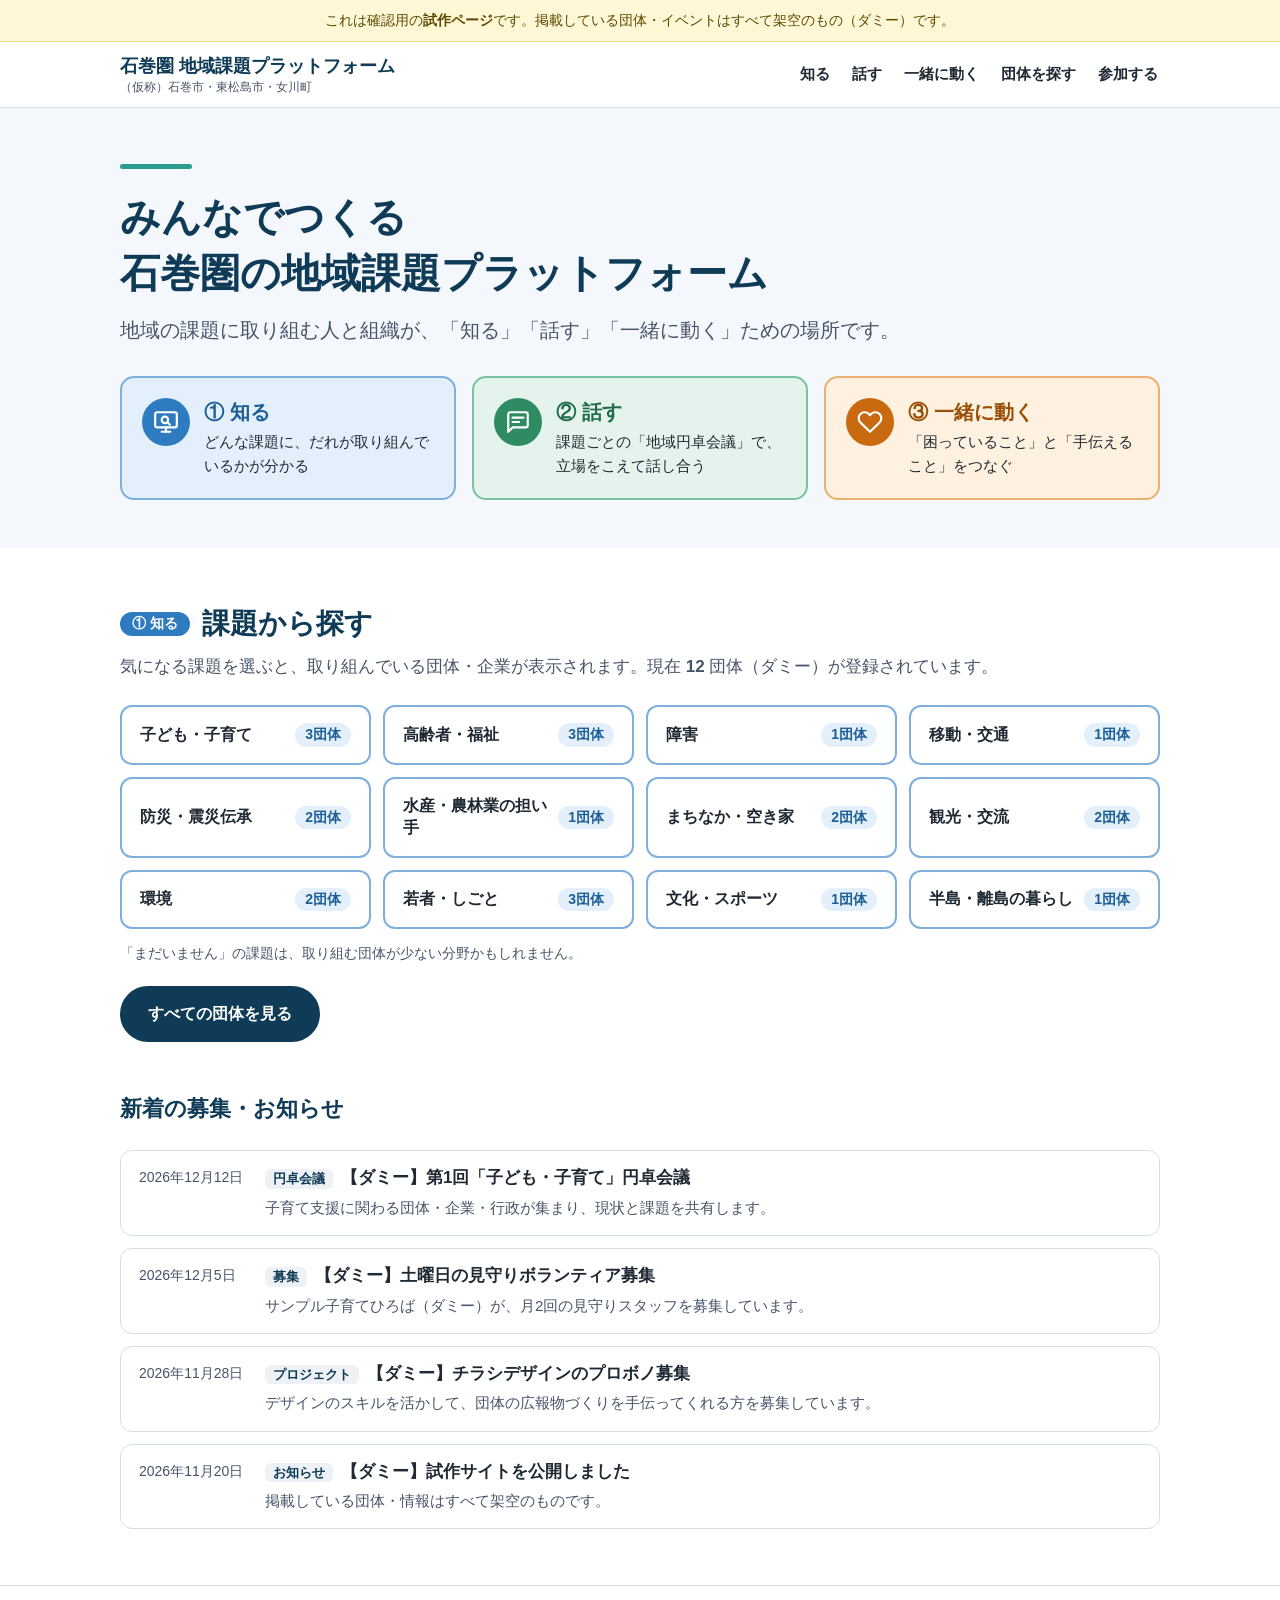
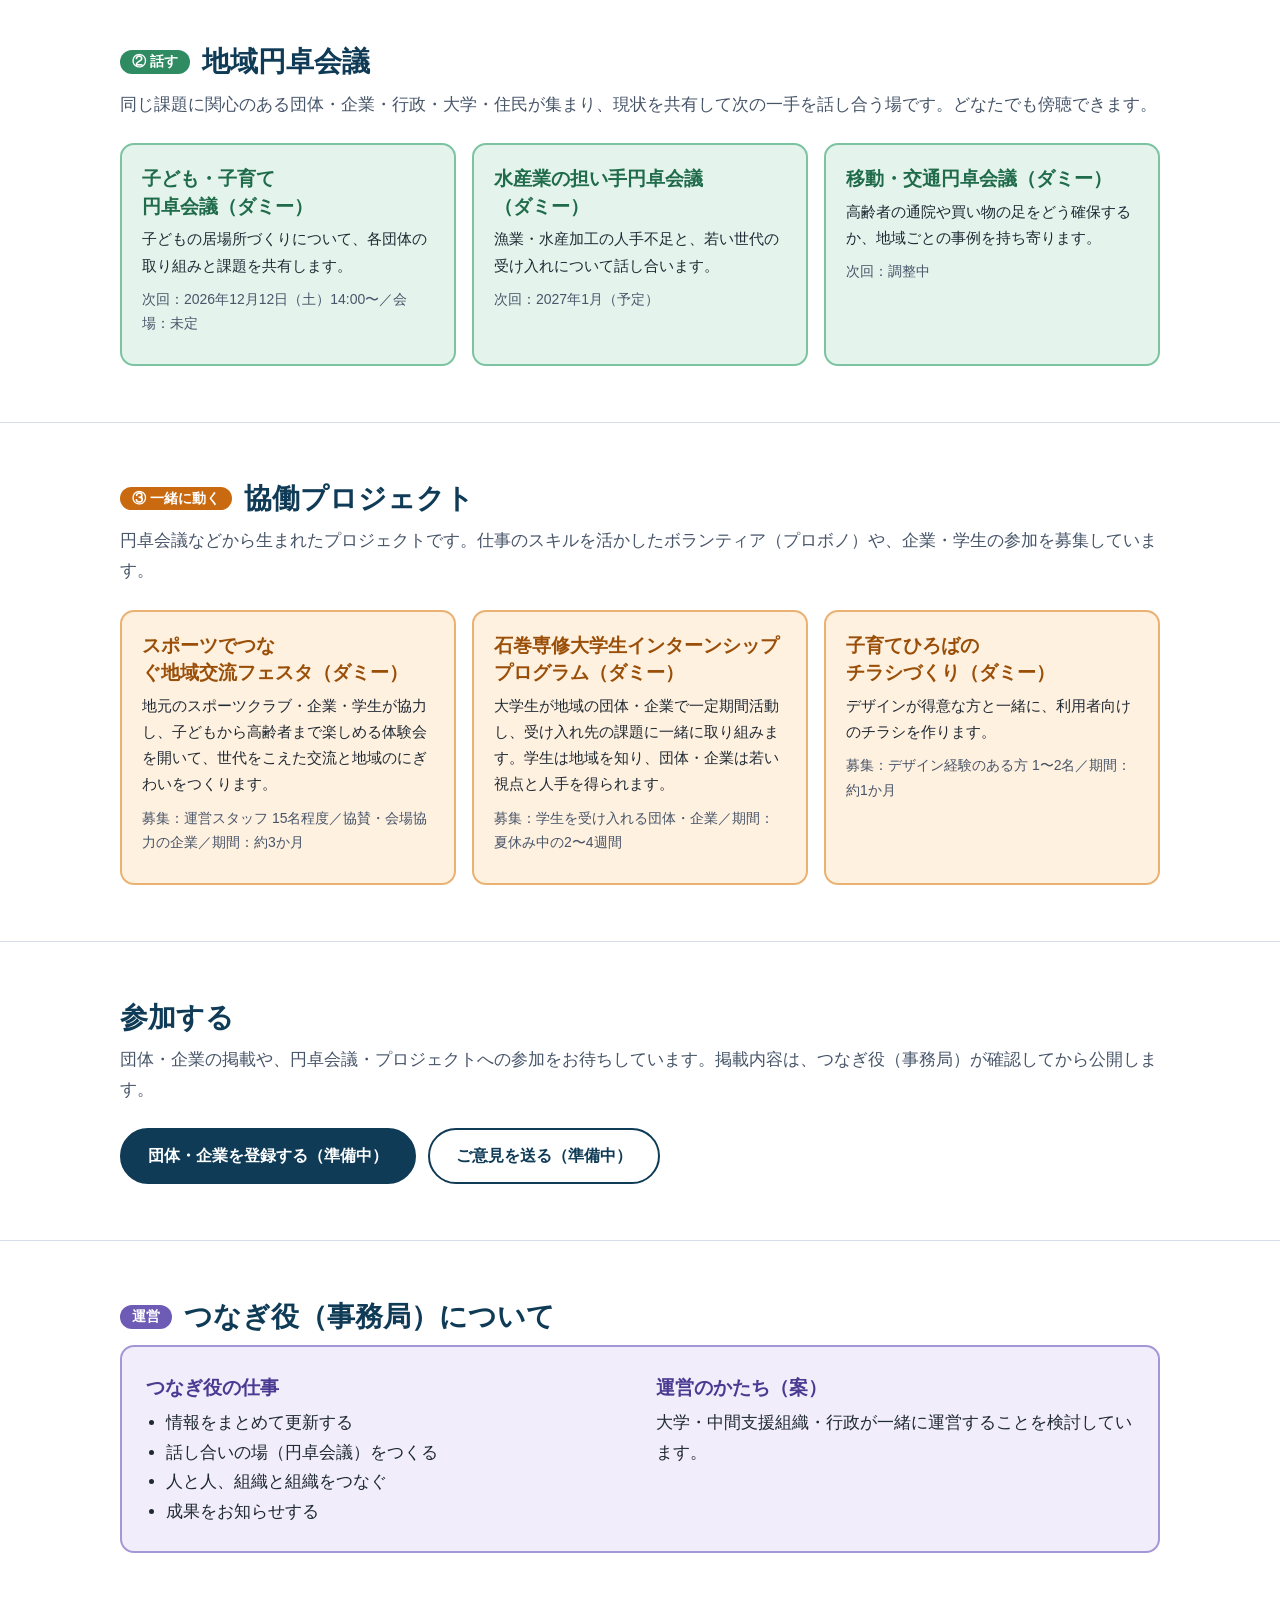
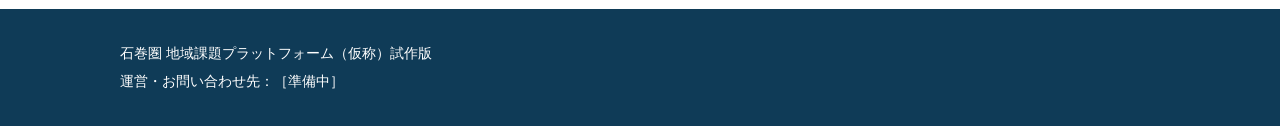
<file: index.html>
<!doctype html>
<html lang="ja">
<head>
<meta charset="utf-8">
<meta name="viewport" content="width=device-width, initial-scale=1">
<meta name="robots" content="noindex, nofollow">
<title>石巻圏 地域課題プラットフォーム（仮称）｜試作版</title>
<meta name="description" content="石巻市・東松島市・女川町で地域の課題に取り組む人と組織をつなぐプラットフォームの試作ページです。">
<link rel="stylesheet" href="css/style.css">
</head>
<body data-page="top">

<div class="proto-banner" role="note">これは確認用の<strong>試作ページ</strong>です。掲載している団体・イベントはすべて架空のもの（ダミー）です。</div>

<header class="site-header">
  <div class="container">
    <a class="logo" href="index.html">石巻圏 地域課題プラットフォーム<small>（仮称）石巻市・東松島市・女川町</small></a>
    <nav class="nav" aria-label="メインメニュー">
      <a href="#know">知る</a>
      <a href="#talk">話す</a>
      <a href="#act">一緒に動く</a>
      <a href="groups.html">団体を探す</a>
      <a href="#join">参加する</a>
    </nav>
  </div>
</header>

<main>
  <div class="hero">
    <div class="container">
      <div class="accent" aria-hidden="true"></div>
      <h1>みんなでつくる<br>石巻圏の地域課題プラットフォーム</h1>
      <p class="lead">地域の課題に取り組む人と組織が、「知る」「話す」「一緒に動く」ための場所です。</p>
      <div class="steps">
        <a class="step blue" href="#know">
          <span class="num" aria-hidden="true"><svg width="26" height="26" viewBox="0 0 24 24" fill="none" stroke="#fff" stroke-width="2" stroke-linecap="round" stroke-linejoin="round"><rect x="2" y="3" width="20" height="14" rx="2"/><path d="M8 21h8"/><path d="M12 17v4"/><circle cx="11" cy="10" r="3"/><path d="M13.2 12.2l2.3 2.3"/></svg></span>
          <div><h2>① 知る</h2><p>どんな課題に、だれが取り組んでいるかが分かる</p></div>
        </a>
        <a class="step green" href="#talk">
          <span class="num" aria-hidden="true"><svg width="26" height="26" viewBox="0 0 24 24" fill="none" stroke="#fff" stroke-width="2" stroke-linecap="round" stroke-linejoin="round"><path d="M21 15a2 2 0 0 1-2 2H7l-4 4V5a2 2 0 0 1 2-2h14a2 2 0 0 1 2 2z"/><path d="M7 8h10"/><path d="M7 12h6"/></svg></span>
          <div><h2>② 話す</h2><p>課題ごとの「地域円卓会議」で、立場をこえて話し合う</p></div>
        </a>
        <a class="step orange" href="#act">
          <span class="num" aria-hidden="true"><svg width="26" height="26" viewBox="0 0 24 24" fill="none" stroke="#fff" stroke-width="2" stroke-linecap="round" stroke-linejoin="round"><path d="M20.8 4.6a5.5 5.5 0 0 0-7.8 0L12 5.7l-1-1.1a5.5 5.5 0 0 0-7.8 7.8l1 1.1L12 21l7.8-7.5 1-1.1a5.5 5.5 0 0 0 0-7.8z"/></svg></span>
          <div><h2>③ 一緒に動く</h2><p>「困っていること」と「手伝えること」をつなぐ</p></div>
        </a>
      </div>
    </div>
  </div>

  <section id="know">
    <div class="container">
      <h2 class="section-title"><span class="tag blue">① 知る</span>課題から探す</h2>
      <p class="section-lead">気になる課題を選ぶと、取り組んでいる団体・企業が表示されます。現在 <strong id="group-total">—</strong> 団体（ダミー）が登録されています。</p>
      <div class="issue-grid" id="issue-grid" aria-live="polite"><p>読み込み中…</p></div>
      <p class="note">「まだいません」の課題は、取り組む団体が少ない分野かもしれません。</p>
      <div class="btn-row"><a class="btn primary" href="groups.html">すべての団体を見る</a></div>

      <h3 style="margin-top:48px; font-size:22px; color:var(--navy)">新着の募集・お知らせ</h3>
      <ul class="news-list" id="news-list" aria-live="polite"><li>読み込み中…</li></ul>
    </div>
  </section>

  <section id="talk">
    <div class="container">
      <h2 class="section-title"><span class="tag green">② 話す</span>地域円卓会議</h2>
      <p class="section-lead">同じ課題に関心のある団体・企業・行政・大学・住民が集まり、現状を共有して次の一手を話し合う場です。どなたでも傍聴できます。</p>
      <div class="card-grid">
        <article class="card green">
          <h3>子ども・子育て円卓会議（ダミー）</h3>
          <p>子どもの居場所づくりについて、各団体の取り組みと課題を共有します。</p>
          <p class="meta">次回：2026年12月12日（土）14:00〜／会場：未定</p>
        </article>
        <article class="card green">
          <h3>水産業の担い手円卓会議（ダミー）</h3>
          <p>漁業・水産加工の人手不足と、若い世代の受け入れについて話し合います。</p>
          <p class="meta">次回：2027年1月（予定）</p>
        </article>
        <article class="card green">
          <h3>移動・交通円卓会議（ダミー）</h3>
          <p>高齢者の通院や買い物の足をどう確保するか、地域ごとの事例を持ち寄ります。</p>
          <p class="meta">次回：調整中</p>
        </article>
      </div>
    </div>
  </section>

  <section id="act">
    <div class="container">
      <h2 class="section-title"><span class="tag orange">③ 一緒に動く</span>協働プロジェクト</h2>
      <p class="section-lead">円卓会議などから生まれたプロジェクトです。仕事のスキルを活かしたボランティア（プロボノ）や、企業・学生の参加を募集しています。</p>
      <div class="card-grid">
        <article class="card orange">
          <h3>スポーツでつなぐ地域交流フェスタ（ダミー）</h3>
          <p>地元のスポーツクラブ・企業・学生が協力し、子どもから高齢者まで楽しめる体験会を開いて、世代をこえた交流と地域のにぎわいをつくります。</p>
          <p class="meta">募集：運営スタッフ 15名程度／協賛・会場協力の企業／期間：約3か月</p>
        </article>
        <article class="card orange">
          <h3>石巻専修大学生インターンシッププログラム（ダミー）</h3>
          <p>大学生が地域の団体・企業で一定期間活動し、受け入れ先の課題に一緒に取り組みます。学生は地域を知り、団体・企業は若い視点と人手を得られます。</p>
          <p class="meta">募集：学生を受け入れる団体・企業／期間：夏休み中の2〜4週間</p>
        </article>
        <article class="card orange">
          <h3>子育てひろばのチラシづくり（ダミー）</h3>
          <p>デザインが得意な方と一緒に、利用者向けのチラシを作ります。</p>
          <p class="meta">募集：デザイン経験のある方 1〜2名／期間：約1か月</p>
        </article>
      </div>
    </div>
  </section>

  <section id="join">
    <div class="container">
      <h2 class="section-title">参加する</h2>
      <p class="section-lead">団体・企業の掲載や、円卓会議・プロジェクトへの参加をお待ちしています。掲載内容は、つなぎ役（事務局）が確認してから公開します。</p>
      <div class="btn-row">
        <a class="btn primary" href="#join" aria-disabled="true" title="試作版のため準備中です">団体・企業を登録する（準備中）</a>
        <a class="btn ghost" href="#join" aria-disabled="true" title="試作版のため準備中です">ご意見を送る（準備中）</a>
      </div>
    </div>
  </section>

  <section id="about">
    <div class="container">
      <h2 class="section-title"><span class="tag purple">運営</span>つなぎ役（事務局）について</h2>
      <div class="secretariat">
        <div>
          <h3>つなぎ役の仕事</h3>
          <ul>
            <li>情報をまとめて更新する</li>
            <li>話し合いの場（円卓会議）をつくる</li>
            <li>人と人、組織と組織をつなぐ</li>
            <li>成果をお知らせする</li>
          </ul>
        </div>
        <div>
          <h3>運営のかたち（案）</h3>
          <p style="margin:0">大学・中間支援組織・行政が一緒に運営することを検討しています。</p>
        </div>
      </div>
    </div>
  </section>
</main>

<footer class="site-footer">
  <div class="container">
    <p style="margin:0">石巻圏 地域課題プラットフォーム（仮称）試作版</p>
    <p style="margin:4px 0 0">運営・お問い合わせ先：［準備中］</p>
  </div>
</footer>

<script src="js/app.js"></script>
</body>
</html>
</file>
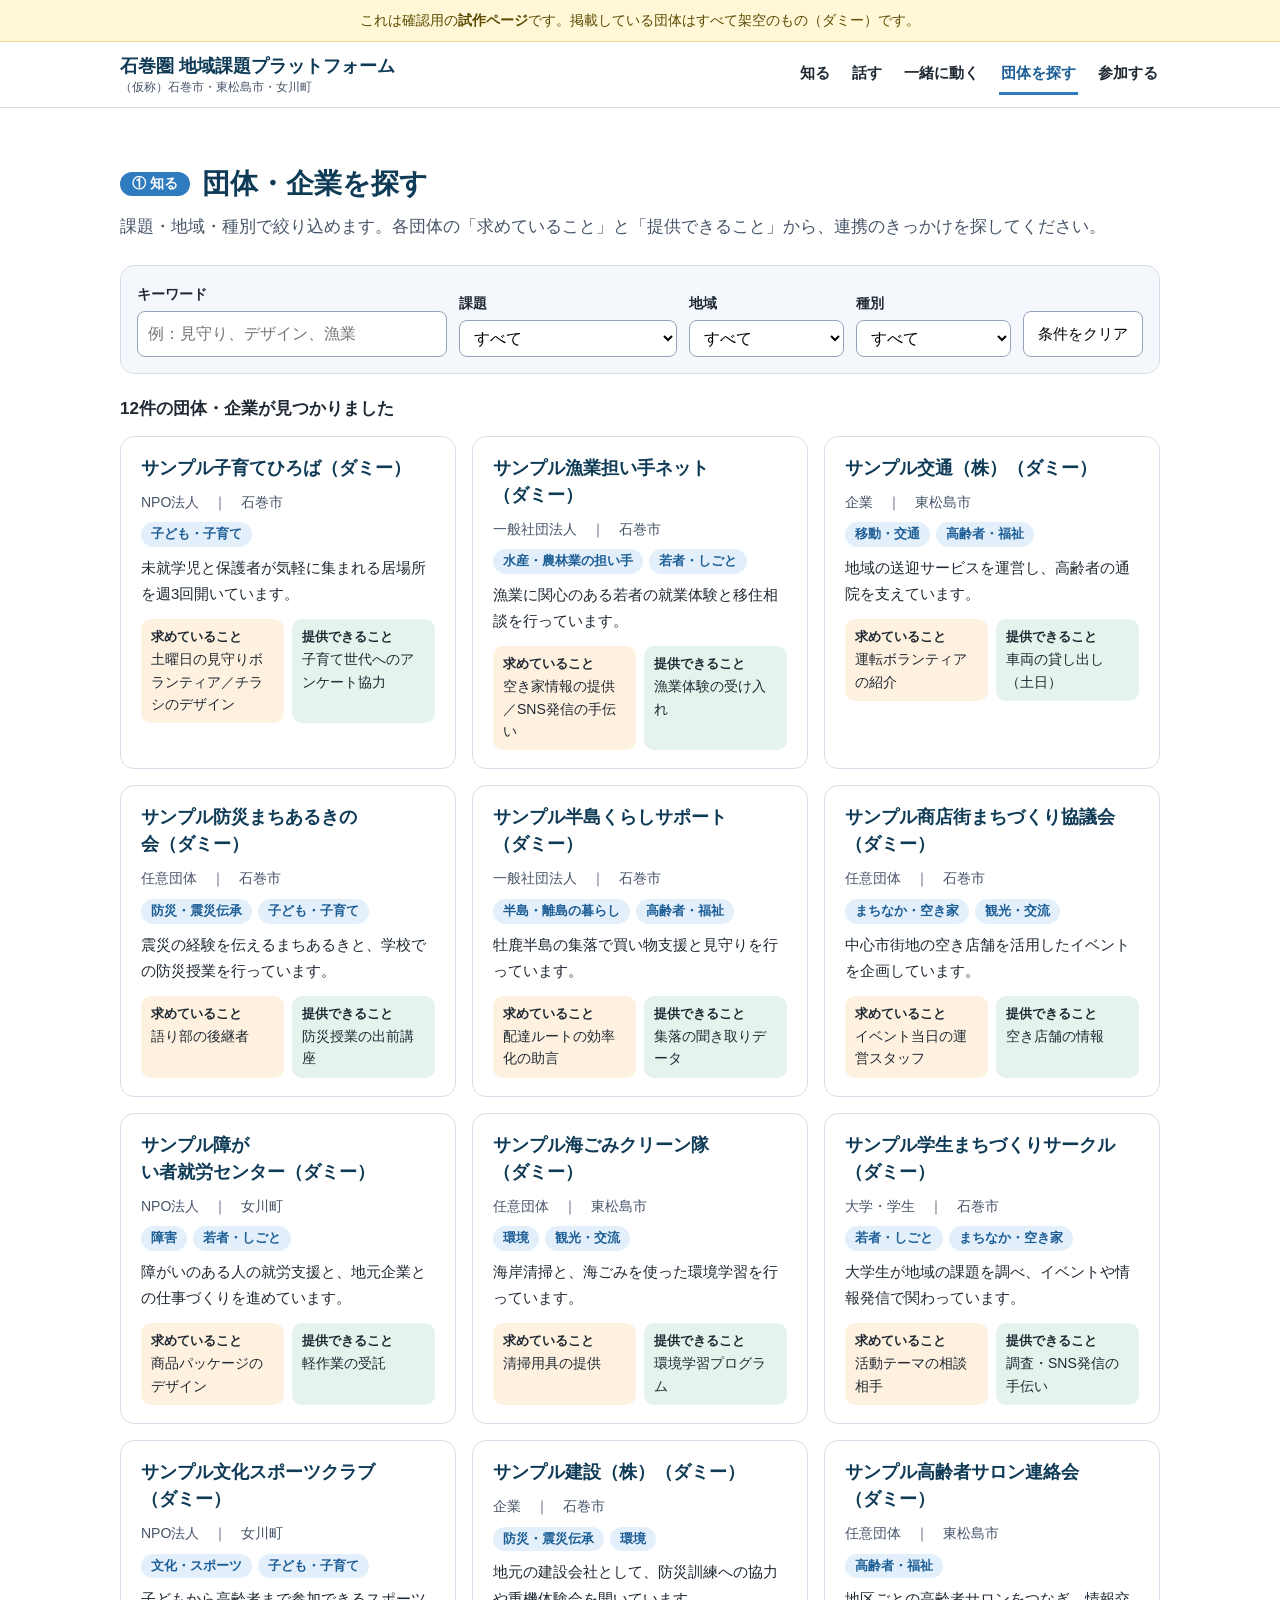
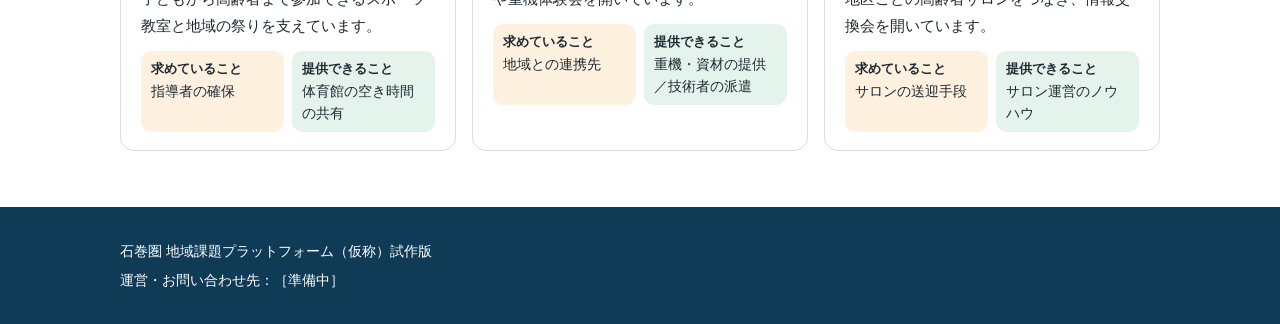
<file: groups.html>
<!doctype html>
<html lang="ja">
<head>
<meta charset="utf-8">
<meta name="viewport" content="width=device-width, initial-scale=1">
<meta name="robots" content="noindex, nofollow">
<title>団体を探す｜石巻圏 地域課題プラットフォーム（仮称）試作版</title>
<link rel="stylesheet" href="css/style.css">
</head>
<body data-page="groups">

<div class="proto-banner" role="note">これは確認用の<strong>試作ページ</strong>です。掲載している団体はすべて架空のもの（ダミー）です。</div>

<header class="site-header">
  <div class="container">
    <a class="logo" href="index.html">石巻圏 地域課題プラットフォーム<small>（仮称）石巻市・東松島市・女川町</small></a>
    <nav class="nav" aria-label="メインメニュー">
      <a href="index.html#know">知る</a>
      <a href="index.html#talk">話す</a>
      <a href="index.html#act">一緒に動く</a>
      <a href="groups.html" aria-current="page">団体を探す</a>
      <a href="index.html#join">参加する</a>
    </nav>
  </div>
</header>

<main>
  <section>
    <div class="container">
      <h1 class="section-title"><span class="tag blue">① 知る</span>団体・企業を探す</h1>
      <p class="section-lead">課題・地域・種別で絞り込めます。各団体の「求めていること」と「提供できること」から、連携のきっかけを探してください。</p>

      <form class="filters" role="search" onsubmit="return false">
        <div class="kw">
          <label for="f-keyword">キーワード</label>
          <input id="f-keyword" type="search" placeholder="例：見守り、デザイン、漁業">
        </div>
        <div>
          <label for="f-issue">課題</label>
          <select id="f-issue"><option value="">すべて</option></select>
        </div>
        <div>
          <label for="f-area">地域</label>
          <select id="f-area"><option value="">すべて</option></select>
        </div>
        <div>
          <label for="f-type">種別</label>
          <select id="f-type"><option value="">すべて</option></select>
        </div>
        <div>
          <button id="f-reset" type="button">条件をクリア</button>
        </div>
      </form>

      <p class="result-count" id="result-count" aria-live="polite">読み込み中…</p>
      <ul class="group-list" id="group-list"></ul>
    </div>
  </section>
</main>

<footer class="site-footer">
  <div class="container">
    <p style="margin:0">石巻圏 地域課題プラットフォーム（仮称）試作版</p>
    <p style="margin:4px 0 0">運営・お問い合わせ先：［準備中］</p>
  </div>
</footer>

<script src="js/app.js"></script>
</body>
</html>
</file>
<file: css/style.css>
:root {
  --navy: #0f3b57;
  --text: #1f2933;
  --sub: #475569;
  --line: #d5dde8;
  --bg-soft: #f4f7fb;
  --blue: #2f7bbf;   --blue-bg: #e3f0fb;   --blue-dark: #1d5e96;
  --green: #2e8b62;  --green-bg: #e4f4ec;  --green-dark: #1f6b4a;
  --orange: #c96a10; --orange-bg: #fff1e0; --orange-dark: #9a4f08;
  --purple: #6d5bb5; --purple-bg: #f1edfa; --purple-dark: #4a3a91;
  --teal: #2a9d8f;
  --radius: 14px;
}
* { box-sizing: border-box; }
html { scroll-behavior: smooth; }
body {
  margin: 0;
  font-family: "Noto Sans JP", "Yu Gothic", "游ゴシック", YuGothic, "Hiragino Sans", sans-serif;
  color: var(--text);
  background: #fff;
  font-size: 17px;
  line-height: 1.75;
}
a { color: var(--blue-dark); }
a:hover { color: var(--navy); }
img, svg { max-width: 100%; }
h1, h2, h3 { word-break: auto-phrase; text-wrap: balance; }
.container { max-width: 1080px; margin: 0 auto; padding: 0 20px; }

/* 試作バナー */
.proto-banner {
  background: #fff7d6; border-bottom: 1px solid #ecd98a;
  font-size: 14px; text-align: center; padding: 8px 16px; color: #5b4a00;
}

/* ヘッダー */
.site-header { border-bottom: 1px solid var(--line); background: #fff; position: sticky; top: 0; z-index: 10; }
.site-header .container { display: flex; align-items: center; justify-content: space-between; gap: 16px; flex-wrap: wrap; padding-top: 12px; padding-bottom: 12px; }
.logo { font-weight: 700; color: var(--navy); text-decoration: none; font-size: 18px; line-height: 1.4; }
.logo small { display: block; font-weight: 400; font-size: 12px; color: var(--sub); }
.nav { display: flex; gap: 6px 18px; flex-wrap: wrap; }
.nav a { text-decoration: none; color: var(--text); font-size: 15px; font-weight: 700; padding: 6px 2px; }
.nav a:hover, .nav a[aria-current="page"] { color: var(--blue-dark); border-bottom: 3px solid var(--blue); }

/* ヒーロー */
.hero { background: var(--bg-soft); padding: 56px 0 48px; }
.hero h1 { color: var(--navy); font-size: clamp(26px, 4.2vw, 40px); line-height: 1.4; margin: 0 0 12px; }
.hero .lead { font-size: clamp(17px, 2.2vw, 20px); margin: 0 0 28px; color: var(--sub); }
.accent { width: 72px; height: 5px; border-radius: 3px; background: var(--teal); margin: 0 0 20px; }
.steps { display: grid; grid-template-columns: repeat(3, minmax(0, 1fr)); gap: 16px; }
.step { border-radius: var(--radius); padding: 20px; border: 2px solid; display: flex; gap: 14px; align-items: flex-start; text-decoration: none; color: var(--text); }
.step:hover { box-shadow: 0 4px 14px rgba(15, 59, 87, .12); }
.step .num { flex-shrink: 0; width: 48px; height: 48px; border-radius: 50%; color: #fff; display: grid; place-items: center; }
.step h2 { margin: 0; font-size: 20px; line-height: 1.4; }
.step p { margin: 4px 0 0; font-size: 15px; line-height: 1.6; }
.step.blue { background: var(--blue-bg); border-color: #7fb0dd; } .step.blue .num { background: var(--blue); } .step.blue h2 { color: var(--blue-dark); }
.step.green { background: var(--green-bg); border-color: #7cc3a2; } .step.green .num { background: var(--green); } .step.green h2 { color: var(--green-dark); }
.step.orange { background: var(--orange-bg); border-color: #ebb173; } .step.orange .num { background: var(--orange); } .step.orange h2 { color: var(--orange-dark); }

/* セクション */
section { padding: 56px 0; }
section + section { border-top: 1px solid var(--line); }
.section-title { display: flex; align-items: center; gap: 12px; margin: 0 0 8px; font-size: clamp(22px, 3vw, 28px); color: var(--navy); line-height: 1.4; }
.section-title .tag { font-size: 14px; color: #fff; border-radius: 999px; padding: 2px 12px; font-weight: 700; }
.tag.blue { background: var(--blue); } .tag.green { background: var(--green); } .tag.orange { background: var(--orange); } .tag.purple { background: var(--purple); }
.section-lead { margin: 0 0 24px; color: var(--sub); }

/* 課題タイル */
.issue-grid { display: grid; grid-template-columns: repeat(auto-fill, minmax(200px, 1fr)); gap: 12px; }
.issue-tile {
  display: flex; justify-content: space-between; align-items: center; gap: 8px;
  padding: 16px 18px; border: 2px solid #7fb0dd; border-radius: 12px; background: #fff;
  text-decoration: none; color: var(--text); font-weight: 700; font-size: 16px; line-height: 1.4;
}
.issue-tile:hover { background: var(--blue-bg); }
.issue-tile .count { flex-shrink: 0; font-size: 14px; color: var(--blue-dark); background: var(--blue-bg); border-radius: 999px; padding: 2px 10px; }
.issue-tile.empty { border-style: dashed; border-color: #b8c2cf; color: var(--sub); }
.issue-tile.empty .count { background: #eef1f5; color: var(--sub); }
.note { font-size: 14px; color: var(--sub); margin-top: 12px; }

/* お知らせ */
.news-list { list-style: none; padding: 0; margin: 0; display: grid; gap: 12px; }
.news-item { border: 1px solid var(--line); border-radius: 12px; padding: 14px 18px; display: grid; grid-template-columns: 110px 1fr; gap: 4px 16px; }
.news-item time { color: var(--sub); font-size: 14px; }
.news-item .kind { display: inline-block; font-size: 13px; font-weight: 700; border-radius: 6px; padding: 0 8px; margin-right: 8px; background: #eef1f5; color: var(--navy); }
.news-item h3 { margin: 0; font-size: 17px; line-height: 1.5; }
.news-item p { margin: 0; grid-column: 2; font-size: 15px; color: var(--sub); }

/* 円卓会議・プロジェクトのカード */
.card-grid { display: grid; grid-template-columns: repeat(auto-fill, minmax(280px, 1fr)); gap: 16px; }
.card { border-radius: var(--radius); padding: 20px; border: 2px solid var(--line); background: #fff; }
.card h3 { margin: 0 0 6px; font-size: 19px; line-height: 1.45; }
.card p { margin: 0 0 8px; font-size: 15px; }
.card .meta { font-size: 14px; color: var(--sub); }
.card.green { background: var(--green-bg); border-color: #7cc3a2; } .card.green h3 { color: var(--green-dark); }
.card.orange { background: var(--orange-bg); border-color: #ebb173; } .card.orange h3 { color: var(--orange-dark); }

/* つなぎ役 */
.secretariat { background: var(--purple-bg); border: 2px solid #a597d6; border-radius: var(--radius); padding: 24px; display: grid; grid-template-columns: repeat(auto-fit, minmax(240px, 1fr)); gap: 16px 32px; }
.secretariat h3 { color: var(--purple-dark); margin: 0 0 4px; font-size: 19px; }
.secretariat ul { margin: 0; padding-left: 1.2em; }

/* ボタン */
.btn { display: inline-block; text-decoration: none; font-weight: 700; border-radius: 999px; padding: 12px 26px; font-size: 16px; border: 2px solid var(--navy); }
.btn.primary { background: var(--navy); color: #fff; }
.btn.primary:hover { background: #164e73; color: #fff; }
.btn.ghost { background: #fff; color: var(--navy); }
.btn-row { display: flex; flex-wrap: wrap; gap: 12px; margin-top: 20px; }

/* 団体一覧 */
.filters { display: grid; grid-template-columns: 2fr 1.4fr 1fr 1fr auto; gap: 12px; align-items: end; background: var(--bg-soft); border: 1px solid var(--line); border-radius: var(--radius); padding: 16px; margin-bottom: 20px; }
.filters label { display: block; font-size: 14px; font-weight: 700; margin-bottom: 4px; }
.filters input, .filters select { width: 100%; font: inherit; font-size: 16px; padding: 8px 10px; border: 1px solid #94a3b8; border-radius: 8px; background: #fff; }
.filters button { font: inherit; font-size: 15px; padding: 9px 14px; border-radius: 8px; border: 1px solid #94a3b8; background: #fff; cursor: pointer; }
.result-count { font-weight: 700; margin: 0 0 12px; }
.group-list { display: grid; grid-template-columns: repeat(auto-fill, minmax(300px, 1fr)); gap: 16px; list-style: none; padding: 0; margin: 0; }
.group { border: 1px solid var(--line); border-radius: var(--radius); padding: 18px 20px; background: #fff; display: flex; flex-direction: column; gap: 8px; }
.group h3 { margin: 0; font-size: 18px; line-height: 1.5; color: var(--navy); }
.group .meta { font-size: 14px; color: var(--sub); }
.chips { display: flex; flex-wrap: wrap; gap: 6px; }
.chip { font-size: 13px; background: var(--blue-bg); color: var(--blue-dark); border-radius: 999px; padding: 1px 10px; font-weight: 700; }
.group p { margin: 0; font-size: 15px; }
.give-take { display: grid; grid-template-columns: 1fr 1fr; gap: 8px; margin-top: 4px; }
.give-take div { border-radius: 10px; padding: 8px 10px; font-size: 14px; line-height: 1.6; }
.give-take .needs { background: var(--orange-bg); }
.give-take .offers { background: var(--green-bg); }
.give-take b { display: block; font-size: 13px; }
.empty-msg { padding: 24px; text-align: center; color: var(--sub); border: 1px dashed #b8c2cf; border-radius: var(--radius); }

/* フッター */
.site-footer { background: var(--navy); color: #fff; padding: 32px 0; font-size: 14px; }
.site-footer a { color: #fff; }

/* フォーカス表示 */
a:focus-visible, button:focus-visible, input:focus-visible, select:focus-visible { outline: 3px solid #f0a04b; outline-offset: 2px; }

/* スマートフォン */
@media (max-width: 760px) {
  .site-header { position: static; }
  .nav a { font-size: 14px; }
  .steps { grid-template-columns: 1fr; }
  .filters { grid-template-columns: 1fr 1fr; }
  .filters .kw { grid-column: 1 / -1; }
  .news-item { grid-template-columns: 1fr; }
  .news-item p { grid-column: 1; }
  .give-take { grid-template-columns: 1fr; }
  section { padding: 40px 0; }
}
</file>
